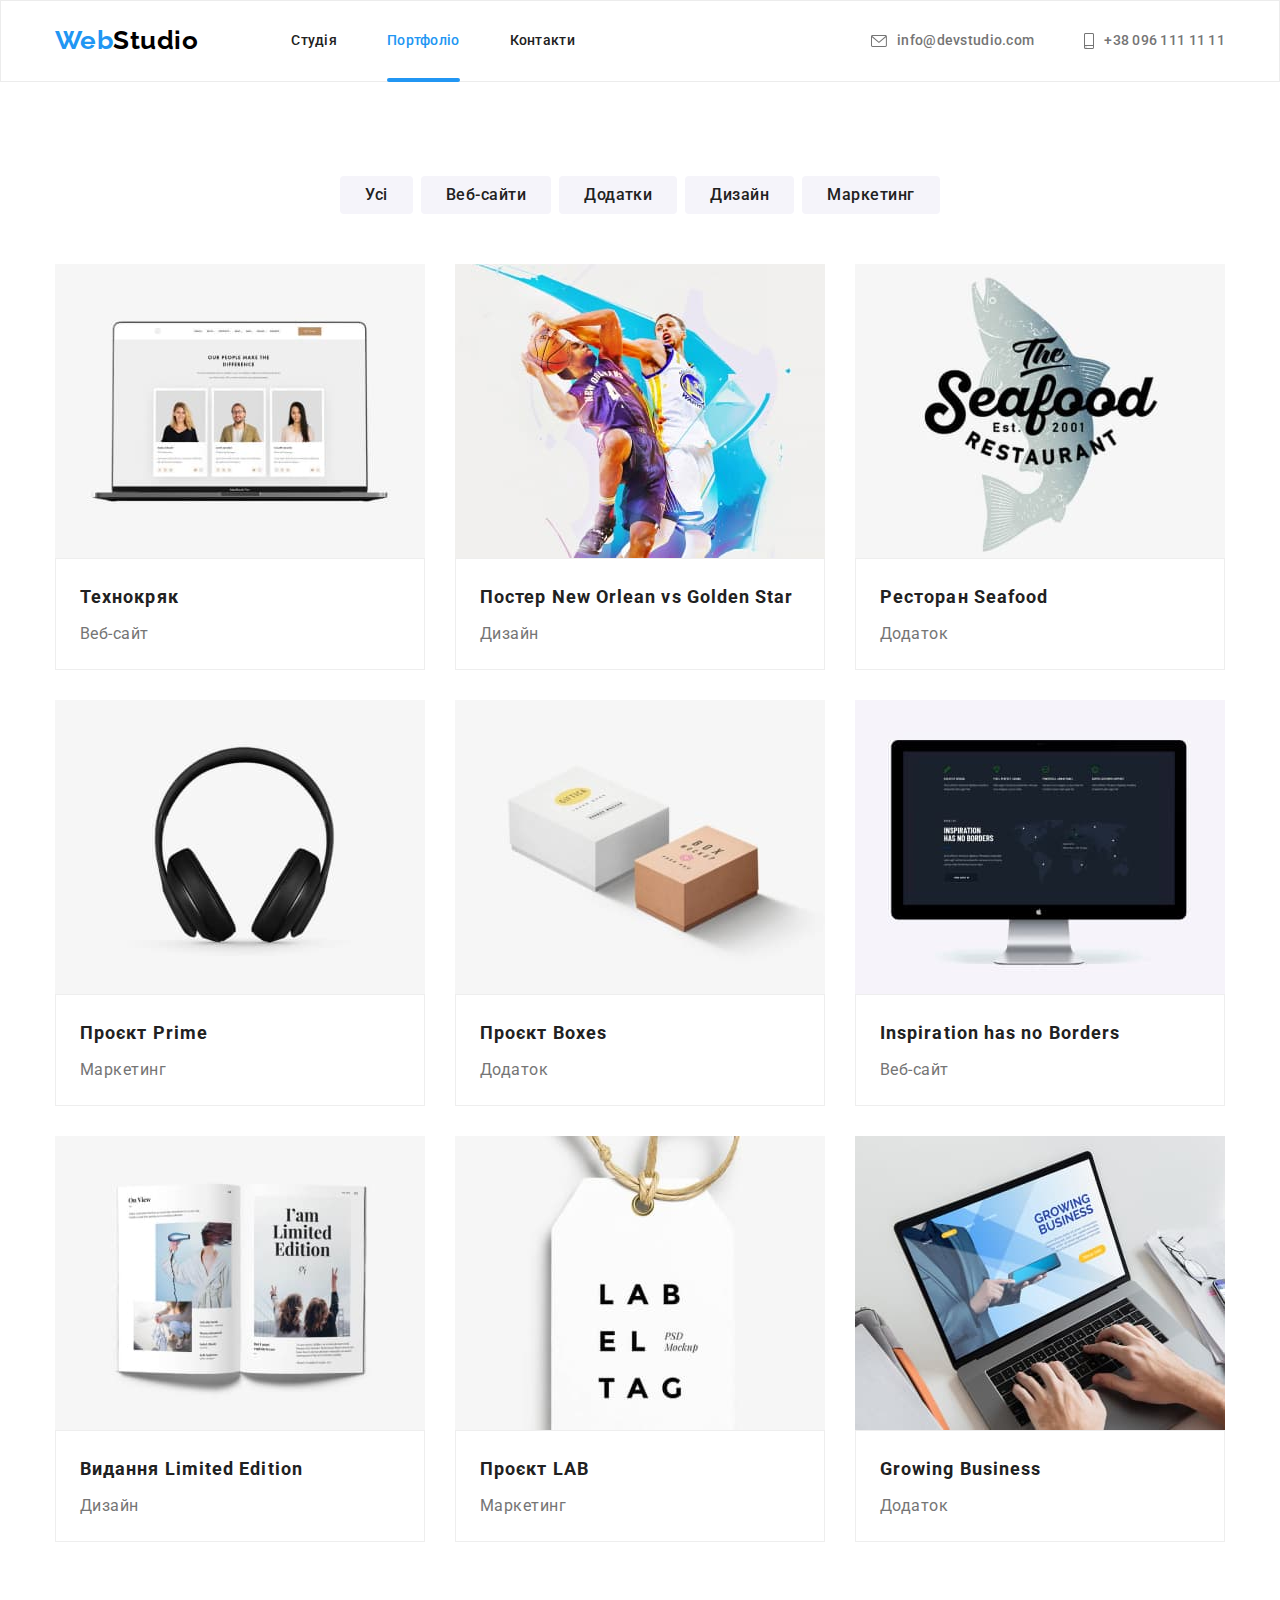
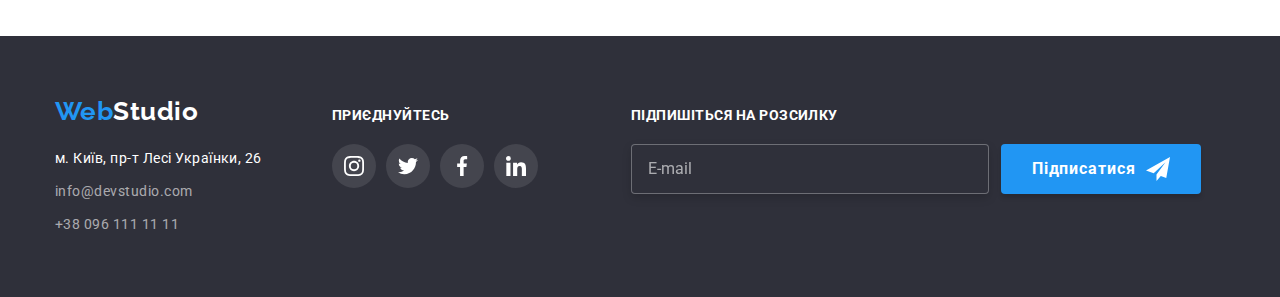
<file: portfolio.html>
<!DOCTYPE html>
<html lang="uk">

<head>
  <meta charset="UTF-8" />
  <meta http-equiv="X-UA-Compatible" content="IE=edge" />
  <meta name="viewport" content="width=device-width, initial-scale=1.0" />
  <title>Document</title>

  <link href="https://fonts.googleapis.com/css2?family=Raleway:wght@700&family=Roboto:wght@400;500;700&display=swap"
    rel="stylesheet" />
  <link rel="stylesheet" href="https://cdn.jsdelivr.net/npm/modern-normalize@1.1.0/modern-normalize.min.css">
  <link rel="stylesheet" href="./css/main.min.css" />
</head>

<body>
  <header class="page-header">
    <div class="container page-header-container">
      <nav class="page-navigation">
        <a class="logo page-navigation__logo" href="./index.html">Web<span
            class="studio studio-header">Studio</span></a>

        <ul class="list menu">
          <li class="menu__item"><a class="link menu__link" href="./index.html">Студія</a></li>
          <li class="menu__item"><a class="link menu__link current" href="./portfolio.html">Портфоліо</a></li>
          <li class="menu__item"><a class="link menu__link" href="#">Контакти</a></li>
        </ul>
      </nav>
      <ul class="list address-nav">
        <li class="address-nav__item mail">
          <a class="link address-nav__mail-header" href="mailto:info@devstudio.com">
            <svg aria-label="Конверт" class="address-nav__envelope-header" width="16" height="12">
              <use href="./images/icons.svg#icon-envelope"></use>
            </svg>info@devstudio.com
          </a>
        </li>
        <li class="address-nav__item phone">
          <a class="link address-nav__phone-header" href="tel:+380961111111">
            <svg aria-label="Смартфон" class="address-nav__smartphone-header" width="10" height="16">
              <use href="./images/icons.svg#icon-smartphone"></use>
            </svg>+38 096 111 11 11
          </a>
        </li>
      </ul>
    </div>
  </header>
  <main>
    <section class="section">
      <div class="container">
        <h1 class="visually-hidden">Filters and cards</h1>
        <ul class="list filters-container">
          <li class="filters"><button type="button" class="button-portfolio">Усі</button></li>
          <li class="filters"><button type="button" class="button-portfolio">Веб-сайти</button></li>
          <li class="filters"><button type="button" class="button-portfolio">Додатки</button></li>
          <li class="filters"><button type="button" class="button-portfolio">Дизайн</button></li>
          <li class="filters"><button type="button" class="button-portfolio">Маркетинг</button></li>
        </ul>
        <ul class="list cards-container">
          <li class="card">
            <a href="" class="link card-shadow">
              <div class="card-list-img-wrapper">
                <img src="./images/portfolio-1.jpg" alt="Екран ноутбука" width="370" height="294" />
                <p class="overlay">
                  Ресурс пропонує комплексні пропозиції з різним рівнем функціоналу та сервісів. Все це
                  дозволить відвідувачу отримати
                  вичерпні відомості про компанію чи приватну особу.</p>
              </div>
              <div class="card-name">
                <h2 class="title title-cards">Технокряк</h2>
                <p class="text-cards">Веб-сайт</p>
              </div>
            </a>
          </li>
          <li class="card">
            <a href="" class="link card-shadow">
              <div class="card-list-img-wrapper">
                <img src="./images/portfolio-2.jpg" alt="Баскетболісти" width="370" height="294" />
                <p class="overlay">
                  Ресурс пропонує комплексні пропозиції з різним рівнем функціоналу та сервісів. Все це
                  дозволить відвідувачу отримати
                  вичерпні відомості про компанію чи приватну особу.</p>
              </div>
              <div class="card-name">
                <h2 class="title title-cards">Постер New Orlean vs Golden Star</h2>
                <p class="text-cards">Дизайн</p>
              </div>
            </a>
          </li>
          <li class="card">
            <a href="" class="link card-shadow">
              <div class="card-list-img-wrapper">
                <img src="./images/portfolio-3.jpg" alt="Ресторан морепродуктів" width="370" height="294" />
                <p class="overlay">
                  Ресурс пропонує комплексні пропозиції з різним рівнем функціоналу та сервісів. Все це
                  дозволить відвідувачу отримати
                  вичерпні відомості про компанію чи приватну особу.</p>
              </div>
              <div class="card-name">
                <h2 class="title title-cards">Ресторан Seafood</h2>
                <p class="text-cards">Додаток</p>
              </div>
            </a>
          </li>
          <li class="card">
            <a href="" class="link card-shadow">
              <div class="card-list-img-wrapper">
                <img src="./images/portfolio-4.jpg" alt="Навушники" width="370" height="294" />
                <p class="overlay">
                  Ресурс пропонує комплексні пропозиції з різним рівнем функціоналу та сервісів. Все це
                  дозволить відвідувачу отримати
                  вичерпні відомості про компанію чи приватну особу.</p>
              </div>
              <div class="card-name">
                <h2 class="title title-cards">Проєкт Prime</h2>
                <p class="text-cards">Маркетинг</p>
              </div>
            </a>
          </li>
          <li class="card">
            <a href="" class="link card-shadow">
              <div class="card-list-img-wrapper">
                <img src="./images/portfolio-5.jpg" alt="Проєкт" width="370" height="294" />
                <p class="overlay">
                  Ресурс пропонує комплексні пропозиції з різним рівнем функціоналу та сервісів. Все це
                  дозволить відвідувачу отримати
                  вичерпні відомості про компанію чи приватну особу.</p>
              </div>
              <div class="card-name">
                <h2 class="title title-cards">Проєкт Boxes</h2>
                <p class="text-cards">Додаток</p>
              </div>
            </a>
          </li>
          <li class="card">
            <a href="" class="link card-shadow">
              <div class="card-list-img-wrapper">
                <img src="./images/portfolio-6.jpg" alt="Екран комп'ютера" width="370" height="294" />
                <p class="overlay">
                  Ресурс пропонує комплексні пропозиції з різним рівнем функціоналу та сервісів. Все це
                  дозволить відвідувачу отримати
                  вичерпні відомості про компанію чи приватну особу.</p>
              </div>
              <div class="card-name">
                <h2 class="title title-cards">Inspiration has no Borders</h2>
                <p class="text-cards">Веб-сайт</p>
              </div>
            </a>
          </li>
          <li class="card">
            <a href="" class="link card-shadow">
              <div class="card-list-img-wrapper">
                <img src="./images/portfolio-7.jpg" alt="Сторінки журналу" width="370" height="294" />
                <p class="overlay">
                  Ресурс пропонує комплексні пропозиції з різним рівнем функціоналу та сервісів. Все це
                  дозволить відвідувачу отримати
                  вичерпні відомості про компанію чи приватну особу.</p>
              </div>
              <div class="card-name">
                <h2 class="title title-cards">Видання Limited Edition</h2>
                <p class="text-cards">Дизайн</p>
              </div>
            </a>
          </li>
          <li class="card">
            <a href="" class="link card-shadow">
              <div class="card-list-img-wrapper">
                <img src="./images/portfolio-8.jpg" alt="Етикетка" width="370" height="294" />
                <p class="overlay">
                  Ресурс пропонує комплексні пропозиції з різним рівнем функціоналу та сервісів. Все це
                  дозволить відвідувачу отримати
                  вичерпні відомості про компанію чи приватну особу.</p>
              </div>
              <div class="card-name">
                <h2 class="title title-cards">Проєкт LAB</h2>
                <p class="text-cards">Маркетинг</p>
              </div>
            </a>
          </li>
          <li class="card">
            <a href="" class="link card-shadow">
              <div class="card-list-img-wrapper">
                <img src="./images/portfolio-9.jpg" alt="Ноутбук" width="370" height="294" />
                <p class="overlay">
                  Ресурс пропонує комплексні пропозиції з різним рівнем функціоналу та сервісів. Все це
                  дозволить відвідувачу отримати
                  вичерпні відомості про компанію чи приватну особу.</p>
              </div>
              <div class="card-name">
                <h2 class="title title-cards">Growing Business</h2>
                <p class="text-cards">Додаток</p>
              </div>
            </a>
          </li>
        </ul>
      </div>
    </section>
  </main>
  <footer class="page-footer">
    <div class="container page-footer-general">
      <div class="page-footer-first">
        <a class="logo page-footer-first__logo" href="./index.html">Web<span
            class="studio studio-footer">Studio</span></a>
        <address>
          <ul class="list menu-footer">
            <li class="menu-footer__map">
              <a class="link menu-footer__link-map" href="https://goo.gl/maps/FyZ958EduDESBiNfA" target="_blank"
                rel="noopener noreferrer nofollow">м. Київ, пр-т Лесі Українки, 26</a>
            </li>
            <li class="menu-footer__mail">
              <a class="link menu-footer__link-mail" href="mailto:info@devstudio.com">info@devstudio.com</a>
            </li>
            <li class="phone-footer-item"><a class="link phone-footer" href="tel:+380961111111">+38 096 111 11 11</a>
            </li>
          </ul>
        </address>
      </div>

      <div class="page-footer-second">
        <h2 class="footer-social-list-title">Приєднуйтесь</h2>
        <ul class="list footer-social-list">
          <li class="footer-social-list-item">
            <a href="" class="footer-social-list-link">
              <svg aria-label="Іконка інстаграму" class="footer-social-list-icon" width="20px" height="20px">
                <use href="./images/icons.svg#icon-instagram"></use>
              </svg>
            </a>
          </li>
          <li class="footer-social-list-item">
            <a href="" class="footer-social-list-link">
              <svg aria-label="Іконка твіттеру" class="footer-social-list-icon" width="20px" height="20px">
                <use href="./images/icons.svg#icon-twitter"></use>
              </svg>
            </a>
          </li>
          <li class="footer-social-list-item">
            <a href="" class="footer-social-list-link">
              <svg aria-label="Іконка фейсбуку" class="footer-social-list-icon" width="20px" height="20px">
                <use href="./images/icons.svg#icon-facebook"></use>
              </svg>
            </a>
          </li>
          <li class="footer-social-list-item">
            <a href="" class="footer-social-list-link">
              <svg aria-label="Іконка лінкедіну" class="footer-social-list-icon" width="20px" height="20px">
                <use href="./images/icons.svg#icon-linkedin"></use>
              </svg>
            </a>
          </li>
        </ul>
      </div>

      <div class="page-footer-third">
        <p class="mailing-title">Підпишіться на розсилку</p>
        <form class="mailing">
          <input type="email" class="mailing-input" required name="user_mail" placeholder="E-mail">
          <button type="submit" class="mailing-button button-main">Підписатися
            <svg aria-label="Літачок" class="mailing-button-icon" width="24px" height="24px">
              <use href="./images/icons.svg#icon-send"></use>
            </svg>
          </button>
        </form>
      </div>
    </div>
  </footer>
</body>

</html>
</file>
<file: css/main.min.css>
:root{--primary-text-color: #757575;--secondary-text-color: #ffffff;--title-text-color: #212121;--accent-color: #2196f3;--primary-font: "Roboto", sans-serif;--secondary-font: "Raleway", sans-serif;--primary-background: #f5f5f5;--secondary-background: #2f303a;--additional-background: #f5f4fa;--cards-and-modal-background: #ffffff;--logo-studio-color: #000000;--button-main-background-hover: #188ce8;--page-header-border: #ececec;--primary-icon-background-color: #f5f4fa;--secondary-icon-background-color: #ffffff;--primary-icon-color: #afb1b8;--clients-border: #afb1b8;--secondary-icon-color: #ffffff;--additional-icon-color: #212121;--portfolio-card-border: #eeeeee;--transition-dur-and-func: 250ms cubic-bezier(0.4, 0, 0.2, 1);--modal-close-button: #000000}.visually-hidden{position:absolute;white-space:nowrap;width:1px;height:1px;overflow:hidden;border:0;padding:0;clip:rect(0 0 0 0);clip-path:inset(50%);margin:-1px}.list{list-style:none}.link{text-decoration:none}img{display:block;max-width:100%;height:auto}.button-main,.button-portfolio,.modal-form-submit,.mailing-button{border:none}h1,h2,h3,h4,h5,h6,p{margin-top:0;margin-bottom:0}ul,ol{margin-top:0;margin-bottom:0;padding-left:0}button{cursor:pointer}body{color:var(--primary-text-color);font-family:var(--primary-font);letter-spacing:.03em}.section{padding-top:94px;padding-bottom:94px}.container{width:1200px;margin-left:auto;margin-right:auto;padding-left:15px;padding-right:15px}.page-navigation__logo{color:var(--accent-color);font-family:var(--secondary-font);font-weight:700;font-size:26px;line-height:1.2;text-decoration:none;margin-right:93px;padding-top:24px;padding-bottom:25px}.studio-header{color:var(--logo-studio-color)}.page-footer-first__logo{color:var(--accent-color);font-family:var(--secondary-font);font-weight:700;font-size:26px;line-height:1.2;text-decoration:none}.studio-footer{color:var(--secondary-text-color)}.button-main{font-weight:700;font-size:16px;line-height:1.88;display:flex;align-items:center;text-align:center;letter-spacing:.06em;color:var(--secondary-text-color);background-color:var(--accent-color);box-shadow:0px 4px 4px rgba(0,0,0,.15);border-radius:4px;padding:10px 32px;margin-left:auto;margin-right:auto;transition:background-color var(--transition-dur-and-func)}.button-main:hover,.button-main:focus{background-color:var(--button-main-background-hover)}.button-portfolio{font-family:inherit;font-weight:500;font-size:16px;line-height:1.6;letter-spacing:.03em;text-align:center;color:var(--title-text-color);background-color:var(--additional-background);padding:6px 25px;border-radius:4px;transition:color var(--transition-dur-and-func),background-color var(--transition-dur-and-func),box-shadow var(--transition-dur-and-func)}.button-portfolio:hover,.button-portfolio:focus{color:var(--secondary-text-color);background-color:var(--accent-color);box-shadow:0px 3px 1px rgba(0,0,0,.1),0px 1px 2px rgba(0,0,0,.08),0px 2px 2px rgba(0,0,0,.12)}.backdrop{position:fixed;top:0;left:0;z-index:100;width:100%;height:100%;background-color:rgba(0,0,0,.2);transition:opacity var(--transition-dur-and-func),visibility var(--transition-dur-and-func)}.backdrop.is-hidden{visibility:hidden;opacity:0;pointer-events:none}.modal{position:absolute;top:50%;left:50%;transform:translate(-50%, -50%);width:528px;height:581px;padding:40px;background-color:var(--cards-and-modal-background);box-shadow:0px 1px 3px rgba(0,0,0,.12),0px 1px 1px rgba(0,0,0,.14),0px 2px 1px rgba(0,0,0,.2);border-radius:4px}.modal-close-button{position:absolute;top:8px;right:8px;display:flex;align-items:center;justify-content:center;width:30px;height:30px;border-radius:50%;background-color:rgba(0,0,0,0);border:1px solid rgba(0,0,0,.1);padding:0;fill:var(--modal-close-button);transition:fill var(--transition-dur-and-func)}.modal-close-button:hover,.modal-close-button:focus{fill:var(--accent-color)}.modal-form-title{font-weight:700;font-size:20px;line-height:1.15;text-align:center;letter-spacing:.03em;margin-bottom:12px;color:var(--title-text-color)}.modal-form{display:flex;flex-direction:column}.modal-form-field{margin-bottom:10px}.modal-form-field-desc{display:block;font-size:12px;line-height:1.16;letter-spacing:.01em;margin-bottom:4px;color:var(--primary-text-color)}.modal-form-input-wrapper{position:relative;display:block}.modal-form-input{width:100%;height:40px;border:1px solid rgba(33,33,33,.2);border-radius:4px;padding-left:42px;transition:border-color var(--transition-dur-and-func)}.modal-form-input:focus{border-color:var(--accent-color);outline:none}.modal-form-input-icon{display:block;position:absolute;top:50%;left:12px;transform:translateY(-50%);color:var(--additional-icon-color);transition:fill var(--transition-dur-and-func)}.modal-form-input:focus+.modal-form-input-icon{fill:var(--accent-color)}.modal-form-message{display:block;width:100%;height:120px;padding:12px 16px;border:1px solid rgba(33,33,33,.2);border-radius:4px;resize:none;transition:border-color var(--transition-dur-and-func)}.modal-form-message:focus{border-color:var(--accent-color);outline:none}.modal-form-message::placeholder{font-size:12px;line-height:1.16;letter-spacing:.01em;color:rgba(117,117,117,.5)}.modal-form-check-field{margin-bottom:30px;display:flex;align-items:center}.modal-form-check{position:absolute;appearance:none}.modal-form-own-checkbox{border-radius:2px;border:2px solid var(--additional-icon-color);cursor:pointer;margin-right:7px;background-image:url("../images/border-checkbox.svg")}.modal-form-check:checked+.modal-form-own-checkbox{background-color:var(--accent-color);border:none}.modal-form-check:focus+.modal-form-own-checkbox{border-color:var(--accent-color)}.modal-form-own-checkbox-icon{display:none;fill:var(--secondary-icon-background-color)}.modal-form-check:checked+.modal-form-own-checkbox .modal-form-own-checkbox-icon{display:block}.modal-form-field-text{font-size:14px;line-height:1.71;color:var(--primary-text-color)}.modal-form-submit{min-width:200px;min-height:50px;align-self:center;padding:10px 52px;background:var(--accent-color);box-shadow:0px 4px 4px rgba(0,0,0,.15);border-radius:4px;font-weight:700;font-size:16px;line-height:1.88;letter-spacing:.06em;color:var(--secondary-text-color);transition:background-color var(--transition-dur-and-func)}.modal-form-submit:hover,.modal-form-submit:focus{background-color:var(--button-main-background-hover)}.page-footer-third{margin-left:93px}.mailing-title{font-weight:700;font-size:14px;line-height:1.14;text-transform:uppercase;color:var(--secondary-text-color);margin-bottom:20px}.mailing{display:flex;justify-content:center;column-gap:12px}.mailing-input{width:358px;height:50px;padding-top:15px;padding-bottom:15px;padding-left:16px;background-color:var(--secondary-background);border:1px solid rgba(255,255,255,.3);filter:drop-shadow(0px 4px 4px rgba(0, 0, 0, 0.15));border-radius:4px}.mailing-input::placeholder{font-size:16px;line-height:1.25;color:rgba(255,255,255,.6)}.mailing-button{width:200px;height:50px;display:flex;align-items:center;justify-content:center;background:var(--accent-color);box-shadow:0px 4px 4px rgba(0,0,0,.15);border-radius:4px;font-weight:700;font-size:16px;line-height:1.88;letter-spacing:.06em;color:var(--secondary-text-color);position:relative;display:flex;padding:10px 28px;align-items:center}.mailing-button-icon{fill:var(--secondary-icon-color);margin-left:10px}.page-header{border:1px solid var(--page-header-border)}.page-header-container{display:flex;align-items:center;justify-content:space-between}.page-navigation{display:flex;align-items:center}.menu{display:flex;column-gap:50px}.address-nav{display:flex;align-items:center}.menu__link{display:inline-block;padding-top:32px;padding-bottom:32px;transition:color var(--transition-dur-and-func);position:relative}.menu__link:hover,.menu__link:focus{color:var(--accent-color)}.menu__link.current{color:var(--accent-color)}.menu__link.current::after{content:"";position:absolute;display:block;width:100%;height:4px;top:77px;background:var(--accent-color);border-radius:2px}.address-nav__mail-header{display:flex;align-items:center;padding-top:32px;padding-bottom:32px;fill:currentColor;width:100%;height:100%;color:var(--primary-text-color);font-weight:500;font-size:14px;line-height:1.14;letter-spacing:.02em;transition:color var(--transition-dur-and-func)}.address-nav__mail-header:hover,.address-nav__mail-header:focus{color:var(--accent-color)}.address-nav__phone-header{display:flex;align-items:center;padding-top:32px;padding-bottom:32px;fill:currentColor;width:100%;height:100%;color:var(--primary-text-color);font-weight:500;font-size:14px;line-height:1.14;letter-spacing:.02em;transition:color var(--transition-dur-and-func)}.address-nav__phone-header:hover,.address-nav__phone-header:focus{color:var(--accent-color)}.mail{margin-right:50px}.address-nav__envelope-header{margin-right:10px}.address-nav__envelope-header:hover,.address-nav__envelope-header:focus{fill:var(--accent-color)}.address-nav__smartphone-header{margin-right:10px}.address-nav__smartphone-header:hover,.address-nav__smartphone-header:focus{fill:var(--accent-color)}.menu a{font-weight:500;font-size:14px;line-height:1.14;letter-spacing:.02em;color:var(--title-text-color)}.address-nav a{color:var(--primary-text-color);font-weight:500;font-size:14px;line-height:1.14;letter-spacing:.02em;transition:color var(--transition-dur-and-func)}.address-nav a:hover,.address-nav a:focus{color:var(--accent-color)}.hero{background-color:var(--secondary-background);padding-top:200px;padding-bottom:200px;background-image:linear-gradient(rgba(47, 48, 58, 0.4), rgba(47, 48, 58, 0.4)),url("../images/img-hero.jpg");background-size:cover;max-width:1600px;margin-left:auto;margin-right:auto;background-repeat:no-repeat;background-position:center}.hero__title{color:var(--secondary-text-color);font-weight:900;font-size:44px;line-height:1.36;text-align:center;letter-spacing:.06em;text-transform:uppercase;margin-bottom:30px;width:696px;margin-left:auto;margin-right:auto}.section-title{font-weight:700;font-size:36px;line-height:1.2;text-align:center;color:var(--title-text-color);margin-bottom:50px}.features-container{display:flex;column-gap:30px}.features-background{flex-basis:calc((100% - 90px)/4)}.title-features{font-weight:700;font-size:14px;line-height:1.1;text-transform:uppercase;color:var(--title-text-color);margin-bottom:10px}.text-features{font-size:14px;line-height:1.71;color:var(--primary-text-color)}.icon-background{background-color:var(--primary-icon-background-color);width:270px;height:120px;border-radius:4px;display:flex;align-items:center;justify-content:center;margin-bottom:30px}.box-background{flex-basis:calc((100% - 60px)/3)}.box-container{display:flex;column-gap:30px}.section-boxes{padding-bottom:94px}.boxes-list-img-wrapper{position:relative}.overlay-main{position:absolute;bottom:0;left:0;width:100%;height:auto;padding-top:27px;padding-bottom:27px;background-color:rgba(47,48,58,.8);color:var(--secondary-text-color);font-weight:700;font-size:14px;line-height:1.14;text-align:center;letter-spacing:.03em;text-transform:uppercase}.section-team{background-color:var(--additional-background);padding-top:94px;padding-bottom:94px}.list-team{display:flex;column-gap:30px}.title{color:var(--title-text-color)}.title-team{font-weight:500;font-size:16px;line-height:1.2;text-align:center;color:var(--title-text-color);margin-bottom:10px}.text-team{font-size:16px;line-height:1.2;text-align:center;margin-bottom:16px}.title-text-team{padding:30px}.team-background{background-color:var(--cards-and-modal-background);flex-basis:calc((100% - 90px)/4);border-radius:0px 0px 4px 4px;box-shadow:0px 1px 3px rgba(0,0,0,.12),0px 1px 1px rgba(0,0,0,.14),0px 2px 1px rgba(0,0,0,.2)}.social-list{display:flex;justify-content:center;column-gap:10px}.social-list-link{display:flex;align-items:center;justify-content:center;width:44px;height:44px;border-radius:50%;background-color:var(--secondary-icon-background-color);color:var(--primary-icon-color);fill:currentColor;transition:background-color var(--transition-dur-and-func)}.social-list-link:hover,.social-list-link:focus{background-color:var(--accent-color)}.social-list-icon{transition:fill var(--transition-dur-and-func)}.social-list-link:hover .social-list-icon,.social-list-link:focus .social-list-icon{fill:var(--secondary-text-color)}.logo-list-link{display:flex;justify-content:center;align-items:center;border:1px solid var(--clients-border);border-radius:4px;width:170px;height:92px;color:var(--primary-icon-color);fill:currentColor;transition:fill var(--transition-dur-and-func),border-color var(--transition-dur-and-func)}.logo-list-link:hover,.logo-list-link:focus{fill:var(--accent-color);border-color:var(--accent-color)}.clients-list{display:flex;justify-content:center;align-items:center;gap:30px}.filters-container{display:flex;column-gap:8px;justify-content:center;margin-bottom:50px}.title-cards{font-weight:700;font-size:18px;line-height:2;letter-spacing:.06em;margin-bottom:4px}.text-cards{font-size:16px;line-height:1.88;color:var(--primary-text-color)}.cards-container{display:flex;flex-wrap:wrap;gap:30px}.card-name{border:1px solid var(--portfolio-card-border);padding:20px 24px}.card-shadow{display:block;transition:box-shadow var(--transition-dur-and-func)}.card-shadow:hover,.card-shadow:focus{box-shadow:0px 1px 1px rgba(0,0,0,.12),0px 4px 4px rgba(0,0,0,.06),1px 4px 6px rgba(0,0,0,.16)}.card-list-img-wrapper{position:relative;overflow:hidden}.overlay{position:absolute;top:0;left:0;height:100%;width:100%;background-color:rgba(33,150,243,.9);color:var(--secondary-text-color);padding:63px 24px;font-size:18px;line-height:1.56;transform:translateY(100%);transition:transform var(--transition-dur-and-func)}.card-shadow:hover .overlay,.card-shadow:focus .overlay{transform:translateY(0%)}footer{background-color:var(--secondary-background);padding-top:60px;padding-bottom:60px}address{margin-top:20px}.menu-footer__link-map{font-style:normal;font-size:14px;line-height:1.71;color:var(--secondary-text-color);transition:color var(--transition-dur-and-func)}.menu-footer__link-map:hover,.menu-footer__link-map:focus{color:var(--accent-color)}.menu-footer__link-mail{font-style:normal;font-size:14px;line-height:1.71;color:rgba(255,255,255,.6);transition:color var(--transition-dur-and-func)}.menu-footer__link-mail:hover,.menu-footer__link-mail:focus{color:var(--accent-color)}.phone-footer{font-style:normal;font-size:14px;line-height:1.71;color:rgba(255,255,255,.6);transition:color var(--transition-dur-and-func)}.phone-footer:hover,.phone-footer:focus{color:var(--accent-color)}.menu-footer__map{margin-bottom:9px}.menu-footer__mail{margin-bottom:9px}.footer-social-list{display:flex;justify-content:center;column-gap:10px}.footer-social-list-link{display:flex;align-items:center;justify-content:center;width:44px;height:44px;border-radius:50%;background-color:rgba(255,255,255,.1);color:var(--secondary-icon-color);fill:currentColor;transition:background-color var(--transition-dur-and-func)}.footer-social-list-link:hover,.footer-social-list-link:focus{background-color:var(--accent-color)}.footer-social-list-title{font-weight:700;font-size:14px;line-height:1.14;margin-bottom:20px;color:var(--secondary-text-color);text-transform:uppercase}.page-footer-general{display:flex;align-items:baseline}.page-footer-first{margin-right:70px}/*# sourceMappingURL=main.min.css.map */
</file>
